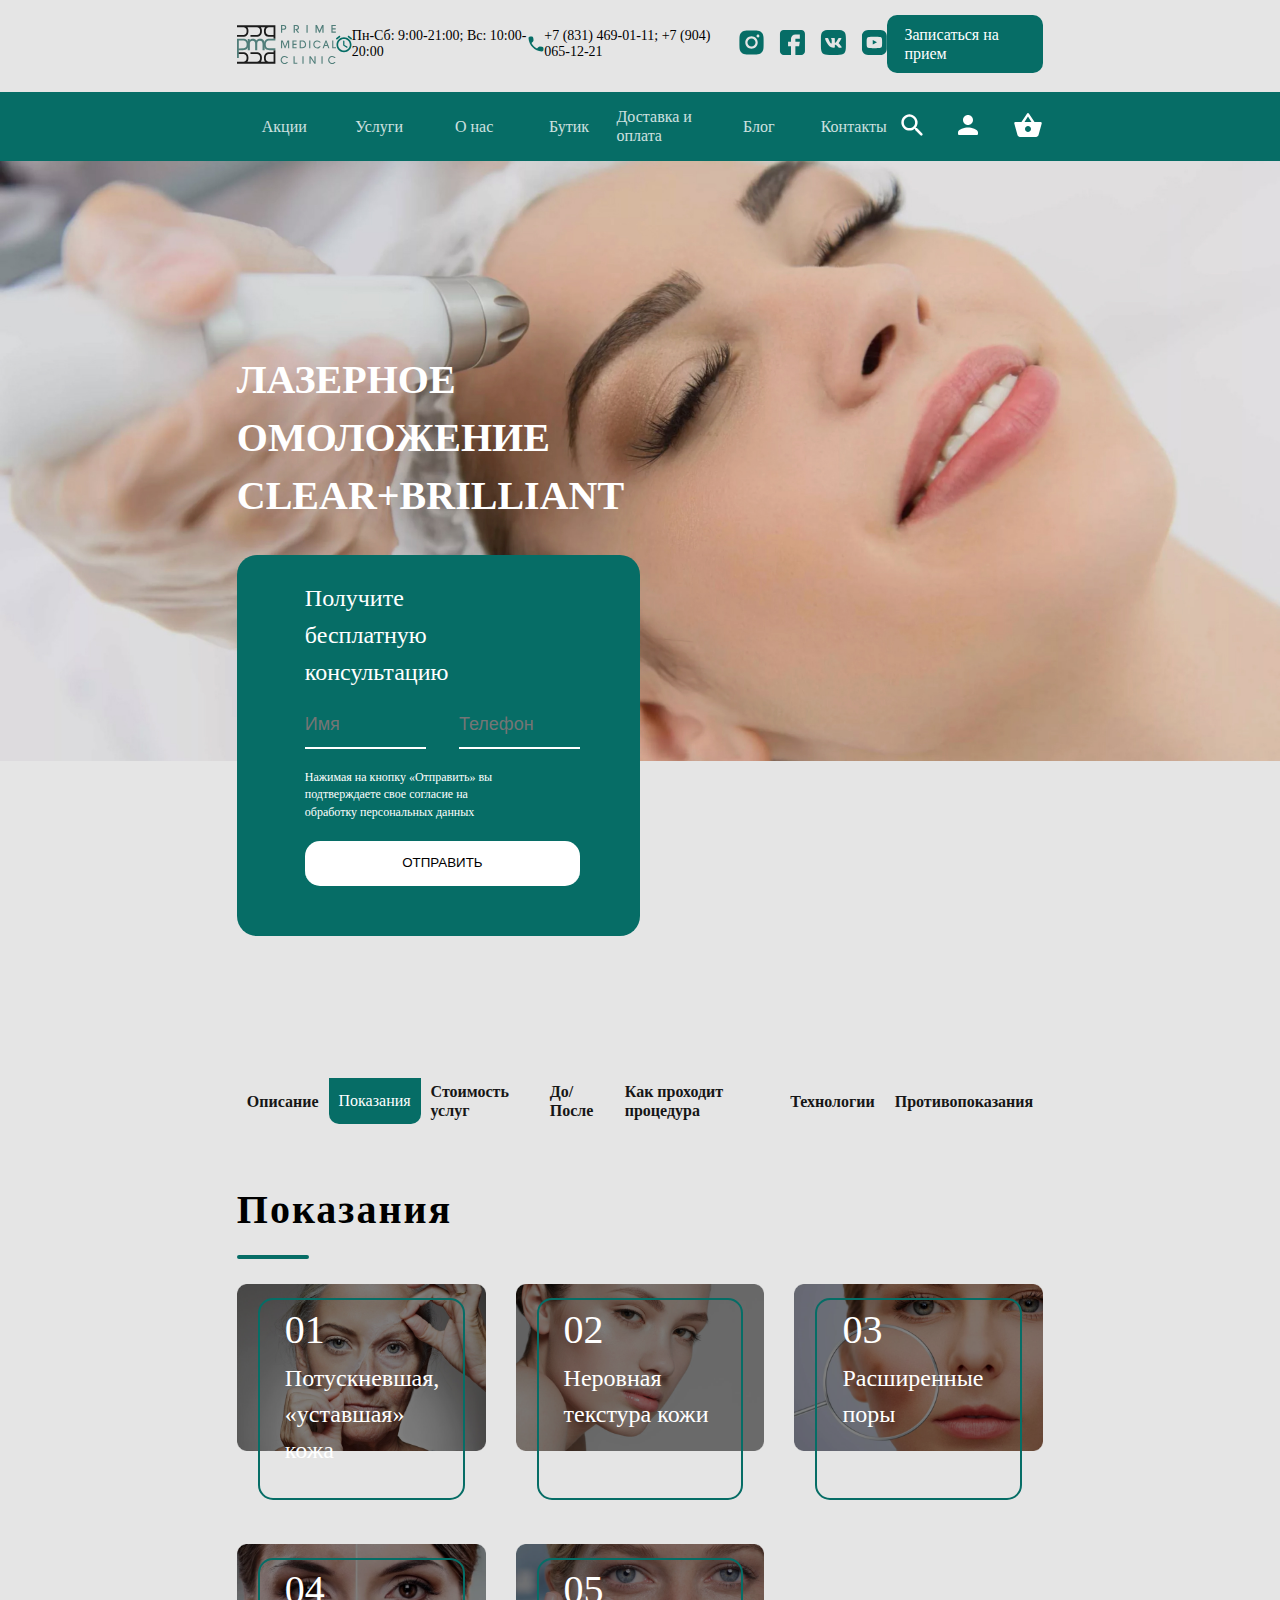
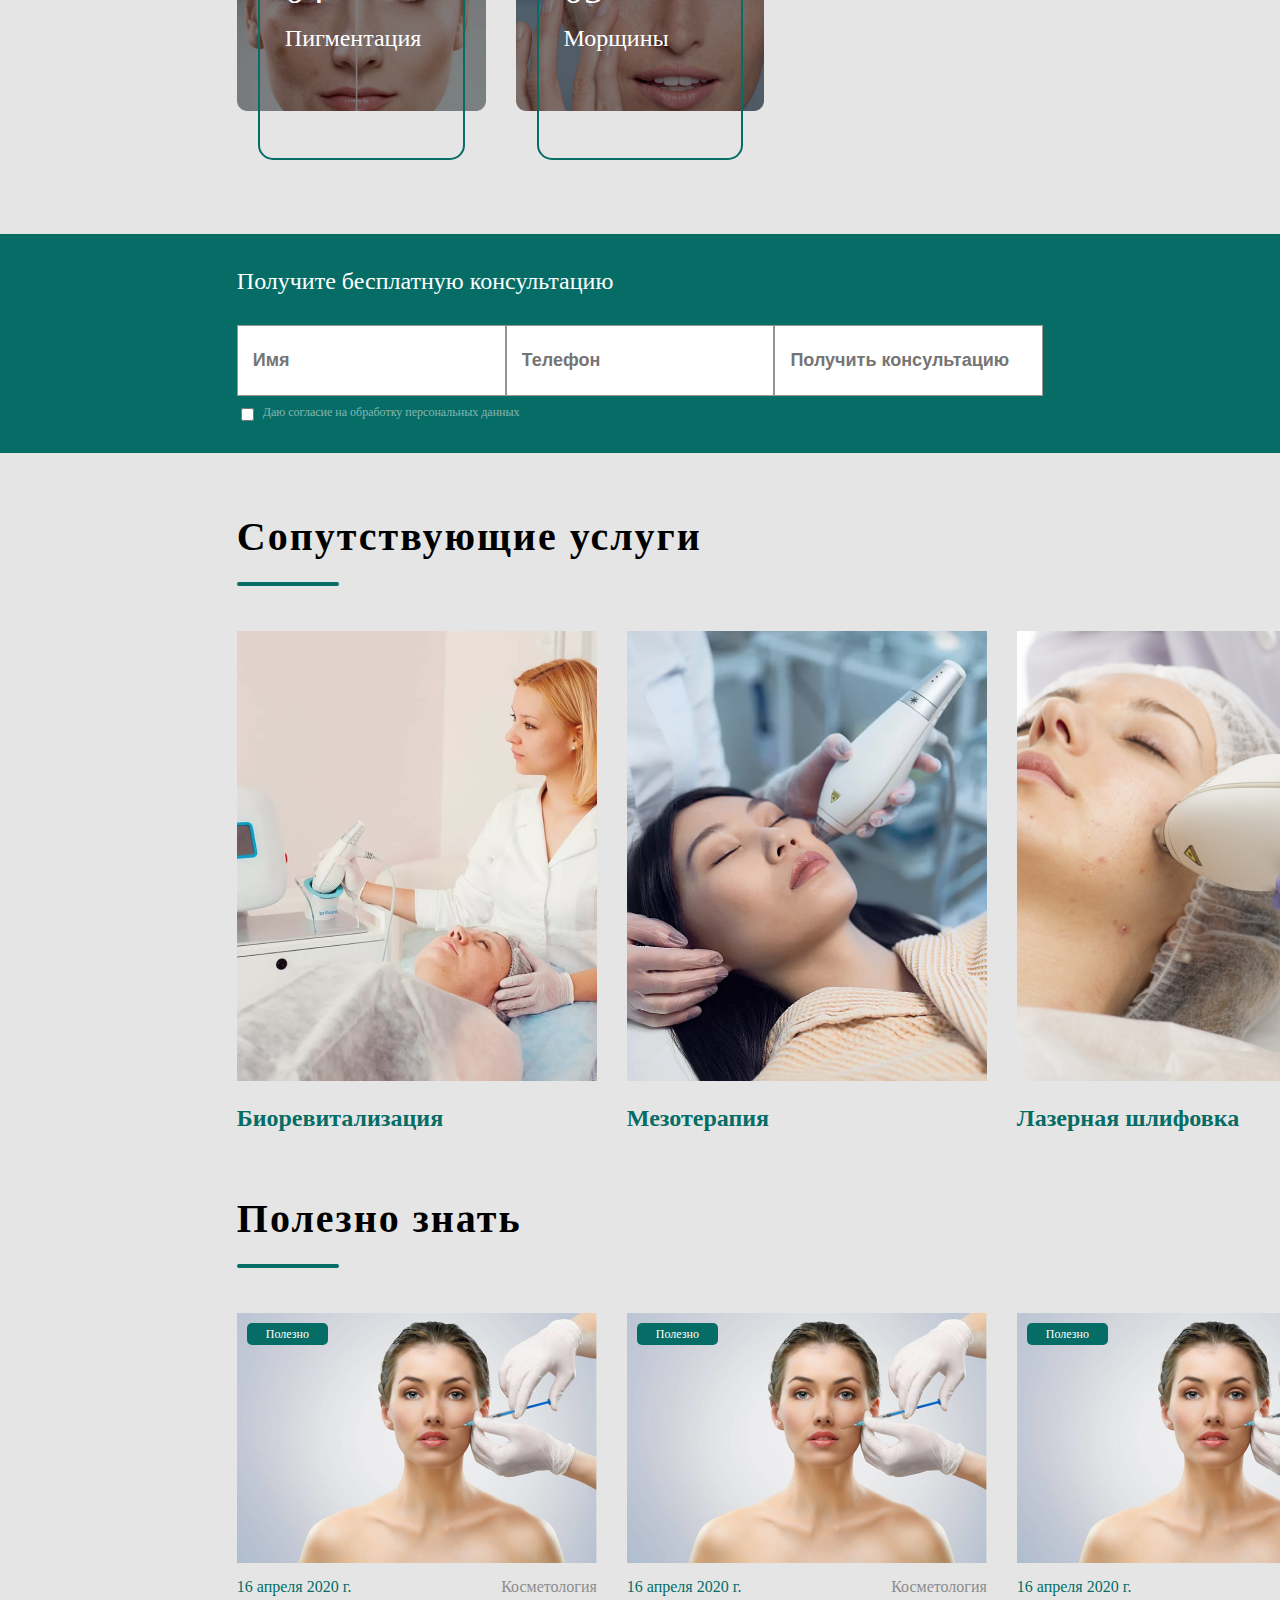
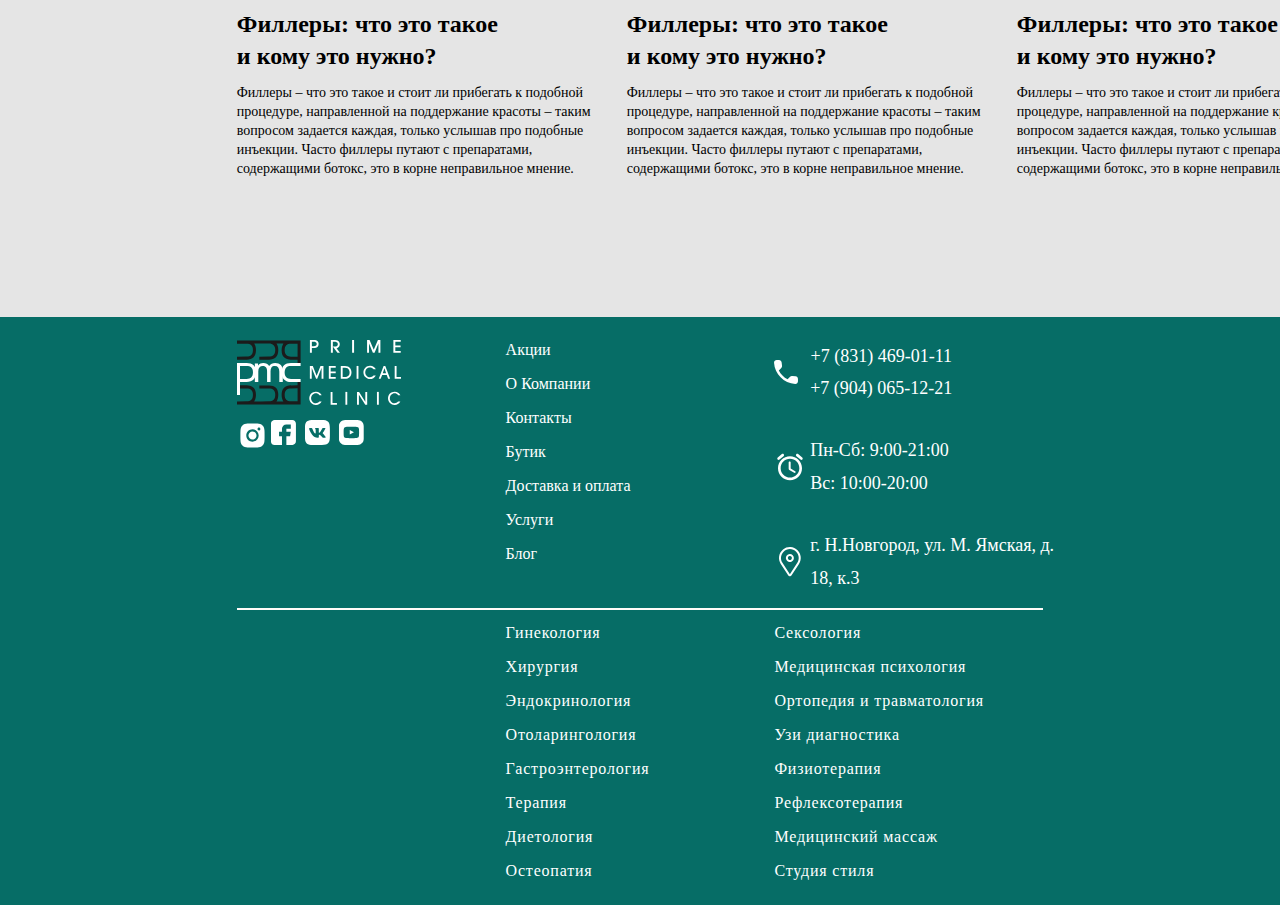
<file: Услуги косметики!!!!!!/html/index.html>
<!DOCTYPE html>
<html lang="en">
<head>
	<meta charset="UTF-8">
	<meta name="viewport" content="width=device-width, initial-scale=1.0">
	<title>Услуги косметики</title>
	<link rel="stylesheet" href="../css/reset.css">
	<link rel="stylesheet" href="../css/style.css">
	<link href="../css/all.css" rel="stylesheet">
</head>
<body>
	<header class="header">
		<div class="header__top-line wraper">
			
				<img src="../img/logo-header.svg" alt="logo-header.svg" class="top-line__img">
				<div class="date-work">
					<img src="../img/date-work__icon.svg" alt="" class="date-work__icon">
					<p class="date-info">Пн-Сб: 9:00-21:00; Вс: 10:00-20:00</p>
				</div>
				<div class="number">
					<img src="../img/number__icon.svg" alt="" class="number__icon">
					<p class="number-info">+7 (831) 469-01-11; +7 (904) 065-12-21</p>
				</div>
				<div class="social-media">
					<a href="#" class="media-link"><img src="../img/media-icon__1.svg" alt="../img/edia-icon__1.svg" class="media-icon"></a>
					<a href="#" class="media-link"><img src="../img/media-icon__2.svg" alt="../img/edia-icon__2.svg" class="media-icon"></a>
					<a href="#" class="media-link"><img src="../img/media-icon__3.svg" alt="../img/edia-icon__3.svg" class="media-icon"></a>
					<a href="#" class="media-link"><img src="../img/media-icon__4.svg" alt="../img/edia-icon__4.svg" class="media-icon"></a>
				</div>
				<a href="#" type="button" class="btn-header">Записаться на прием</a></div>

		<nav class="nav">
			<div class="wraper">
				<div class="nav-inner">
					<ul class="menu-list">
						<li class="menu-item"><a href="#" class="menu-item__link">Акции</a></li>
						<li class="menu-item"><a href="#" class="menu-item__link">Услуги</a></li>
						<li class="menu-item"><a href="#" class="menu-item__link">О нас</a></li>
						<li class="menu-item"><a href="#" class="menu-item__link">Бутик</a></li>
						<li class="menu-item"><a href="#" class="menu-item__link">Доставка и оплата</a></li>
						<li class="menu-item"><a href="#" class="menu-item__link">Блог</a></li>
						<li class="menu-item"><a href="#" class="menu-item__link">Контакты</a></li>
					</ul>
					<ul class="menu-button">
						<li class="menu-icons"><a href="#" class="menu-icons__link"><img src="../img/menu-img__1.svg" alt="menu-img__1" class="menu-icons__img"></a></li>
						<li class="menu-icons"><a href="#" class="menu-icons__link"><img src="../img/menu-img__2.svg" alt="menu-img__2" class="menu-icons__img"></a></li>
						<li class="menu-icons"><a href="#" class="menu-icons__link"><img src="../img/menu-img__3.svg" alt="menu-img__3" class="menu-icons__img"></a></li>
					</ul>
				</div>
			</div>	
		</nav>
	</header>

	<section class="main-page">
		<div class="wraper">
			<div class="inner__main-page">
				<div class="main-page__title">ЛАЗЕРНОЕ ОМОЛОЖЕНИЕ CLEAR+BRILLIANT</div>
				<div class="action-block">
					<div class="action-block__title">Получите бесплатную консультацию</div>
					<div class="input-data">
						<input class="input-data__btn" type="text" placeholder="Имя">
						<input class="input-data__btn" type="text" placeholder="Телефон">
					</div>
					<div class="action-block__text">
						Нажимая на кнопку «Отправить» вы подтверждаете свое согласие на обработку персональных данных
					</div>
					<button class="btn-ab" type="button">ОТПРАВИТЬ</button>
				</div>
			</div>
		</div></section>

	<section class="main-nav">
		<div class="wraper">
			<div class="inner__main-nav">
				<ul class="main-menu">
					<li class="main-menu__item"><a href="#" class="main-menu__link">Описание</a></li>
					<li class="main-menu__item item-active"><a href="file:///F:/1%20Hobby/WORKS/Mini%20saites/%D0%A3%D1%81%D0%BB%D1%83%D0%B3%D0%B8%20%D0%BA%D0%BE%D1%81%D0%BC%D0%B5%D1%82%D0%B8%D0%BA%D0%B8!!!!!!/html/index.html#" class="link-active">Показания</a></li>
					<li class="main-menu__item"><a href="file:///F:/1%20Hobby/WORKS/Mini%20saites/%D0%A3%D1%81%D0%BB%D1%83%D0%B3%D0%B8%20%D0%BA%D0%BE%D1%81%D0%BC%D0%B5%D1%82%D0%B8%D0%BA%D0%B8!!!!!!/html/cost.html" class="main-menu__link">Стоимость услуг</a></li>
					<li class="main-menu__item"><a href="#" class="main-menu__link">До/После</a></li>
					<li class="main-menu__item"><a href="#" class="main-menu__link">Как проходит процедура</a></li>
					<li class="main-menu__item"><a href="#" class="main-menu__link">Технологии</a></li>
					<li class="main-menu__item"><a href="#" class="main-menu__link">Противопоказания</a></li>
				</ul>
				<div class="main-nav__title">
					Показания
					<div class="title-line"></div>
				</div>
				<div class="menu-services">
					<div class="menu-services__item item-bg__1">
						<div class="services-item__wraper">
							<div class="item__order">01</div>
							<div class="item__name">Потускневшая, «уставшая» кожа</div>
						</div>
					</div>
					<div class="menu-services__item item-bg__2">
						<div class="services-item__wraper">
							<div class="item__order">02</div>
							<div class="item__name">Неровная текстура кожи</div>
						</div>
					</div>
					<div class="menu-services__item item-bg__3">
						<div class="services-item__wraper">
							<div class="item__order">03</div>
							<div class="item__name">Расширенные поры</div>
						</div>
					</div>
					<div class="menu-services__item item-bg__4">
						<div class="services-item__wraper">
							<div class="item__order">04</div>
							<div class="item__name">Пигментация</div>
						</div>
					</div>
					<div class="menu-services__item item-bg__5">
						<div class="services-item__wraper">
							<div class="item__order">05</div>
							<div class="item__name">Морщины</div>
						</div>
					</div>
				</div>
			</div>
		</div>
	</section>

	<section class="action-line">
		<div class="wraper">
			<div class="action-line__title">Получите бесплатную консультацию</div>
			<div class="active-line">
				<input type="text" class="data-info" placeholder="Имя">
				<input type="text" class="data-info" placeholder="Телефон">
				<input type="text" class="data-info" placeholder="Получить консультацию">
			</div>
			<div class="give">
				<input type="checkbox" class="give__active-box">
				<div class="give-text">Даю согласие на обработку персональных данных</div>
			</div>
		</div>
	</section>

	<section class="services">
		<div class="wraper">
			<div class="inner__services">
				<div class="services-block">
					<div class="services__title">
						<div class="title-name">Сопутствующие услуги</div>
						<div class="title-line"></div>
					</div>
					<div class="services-list">
						<div class="services-item">
							<img src="../img/services-item__1.png" alt="services-item__1.png" class="services-item__img">
							<div class="services-item__text">Биоревитализация</div>
						</div>
						<div class="services-item">
							<img src="../img/services-item__2.png" alt="services-item__1.png" class="services-item__img">
							<div class="services-item__text">Мезотерапия</div>
						</div>
						<div class="services-item">
							<img src="../img/services-item__3.png" alt="services-item__1.png" class="services-item__img">
							<div class="services-item__text">Лазерная шлифовка</div>
						</div>
					</div>
				</div>
				<div class="adv-block">
					<div class="services__title">
						<div class="title-name">Полезно знать</div>
						<div class="title-line"></div>
					</div>
					<div class="adv-list">
						<div class="adv-item">
							<div class="adv-picture">
								<img src="../img/adv-img.png" alt="adv-img.png" class="adv-item__img">
								<a href="#" class="adv-item__link">Полезно</a>
							</div>
							<div class="adv-info">
								<div class="adv-info__date">16 апреля 2020 г.</div>
								<div class="adv-info__keyword">Косметология</div>
							</div>
							<div class="adv-title">Филлеры: что это такое и кому это нужно?</div>
							<div class="adv-text">Филлеры – что это такое и стоит ли прибегать к подобной процедуре, направленной на поддержание красоты – таким вопросом задается каждая, только услышав про подобные инъекции. Часто филлеры путают с препаратами, содержащими ботокс, это в корне неправильное мнение.</div>
						</div>
						<div class="adv-item">
							<div class="adv-picture">
								<img src="../img/adv-img.png" alt="adv-img.png" class="adv-item__img">
								<a href="#" class="adv-item__link">Полезно</a>
							</div>
							<div class="adv-info">
								<div class="adv-info__date">16 апреля 2020 г.</div>
								<div class="adv-info__keyword">Косметология</div>
							</div>
							<div class="adv-title">Филлеры: что это такое и кому это нужно?</div>
							<div class="adv-text">Филлеры – что это такое и стоит ли прибегать к подобной процедуре, направленной на поддержание красоты – таким вопросом задается каждая, только услышав про подобные инъекции. Часто филлеры путают с препаратами, содержащими ботокс, это в корне неправильное мнение.</div>
						</div>
						<div class="adv-item">
							<div class="adv-picture">
								<img src="../img/adv-img.png" alt="adv-img.png" class="adv-item__img">
								<a href="#" class="adv-item__link">Полезно</a>
							</div>
							<div class="adv-info">
								<div class="adv-info__date">16 апреля 2020 г.</div>
								<div class="adv-info__keyword">Косметология</div>
							</div>
							<div class="adv-title">Филлеры: что это такое и кому это нужно?</div>
							<div class="adv-text">Филлеры – что это такое и стоит ли прибегать к подобной процедуре, направленной на поддержание красоты – таким вопросом задается каждая, только услышав про подобные инъекции. Часто филлеры путают с препаратами, содержащими ботокс, это в корне неправильное мнение.</div>
						</div>
					</div>
					</div>

					</div>
				</div>
			</div>
		</div>
	</section>

	<footer class="footer">
		<div class="wraper">
			<div class="inner__footer">
				<div class="footer__top-line">
					<div class="top-line__block">
						<div class="top-line__logo">
							<img src="../img/logo-footer.svg" alt="logo-header.svg" class="top-line__img">
							<div class="top-line__media">
								<a href="#"><img src="../img/media-icon(light)__1.svg" alt="./img/media-icon__1.svg" class="top-line-media__icons"></a>
								<a href="#"><img src="../img/media-icon(light)__2.svg" alt="./img/media-icon__2.svg" class="top-line-media__icons"></a>
								<a href="#"><img src="../img/media-icon(light)__3.svg" alt="./img/media-icon__3.svg" class="top-line-media__icons"></a>
								<a href="#"><img src="../img/media-icon(light)__4.svg" alt="./img/media-icon__4.svg" class="top-line-media__icons"></a>
							</div>
						</div>
					</div>
					<div class="top-line__block">
						<ul class="top-line__list">
							<li class="top-line-list__item"><a href="#" class="top-line-list__link">Акции</a></li>
							<li class="top-line-list__item"><a href="#" class="top-line-list__link">О Компании</a></li>
							<li class="top-line-list__item"><a href="#" class="top-line-list__link">Контакты</a></li>
							<li class="top-line-list__item"><a href="#" class="top-line-list__link">Бутик</a></li>
							<li class="top-line-list__item"><a href="#" class="top-line-list__link">Доставка и оплата</a></li>
							<li class="top-line-list__item"><a href="#" class="top-line-list__link">Услуги</a></li>
							<li class="top-line-list__item"><a href="#" class="top-line-list__link">Блог</a></li>
						</ul>
					</div>
					<div class="top-line__block">
						<div class="top-line__item">
							<img src="../img/number(light)__icon.svg" alt="" class="top-line__icon">
							<div class="top-line__number">
								<div class="number">+7 (831) 469-01-11</div>
								<div class="number">+7 (904) 065-12-21</div>
							</div>
						</div>


						<div class="top-line__item">
							<img src="../img/date(light)__icon.svg" alt="" class="top-line__icon">
							<div class="top-line__date">
								<div class="date">Пн-Сб: 9:00-21:00</div>
								<div class="date">Вс: 10:00-20:00</div>
							</div>
						</div>
						<div class="top-line__item">
							<img src="../img/punkt(light)__icon.svg" alt="" class="top-line__icon">
							<div class="top-line__punkt">
								г. Н.Новгород, ул. М. Ямская, д. 18, к.3
							</div>
						</div>
					</div>
				</div>
				<div class="footer__down-line">
					<div class="down-line__block"></div>
					<div class="down-line__block">
						<ul class="down-line__list">
							<li class="down-line__item"><a href="#" class="down-line__link">Гинекология</a></li>
							<li class="down-line__item"><a href="#" class="down-line__link">Хирургия</a></li>
							<li class="down-line__item"><a href="#" class="down-line__link">Эндокринология</a></li>
							<li class="down-line__item"><a href="#" class="down-line__link">Отоларингология</a></li>
							<li class="down-line__item"><a href="#" class="down-line__link">Гастроэнтерология</a></li>
							<li class="down-line__item"><a href="#" class="down-line__link">Терапия</a></li>
							<li class="down-line__item"><a href="#" class="down-line__link">Диетология</a></li>
							<li class="down-line__item"><a href="#" class="down-line__link">Остеопатия</a></li>
						</ul>
					</div>
					<div class="down-line__block">
						<ul class="down-line__list">
							<li class="down-line__item"><a href="#" class="down-line__link">Сексология</a></li>
							<li class="down-line__item"><a href="#" class="down-line__link">Медицинская психология</a></li>
							<li class="down-line__item"><a href="#" class="down-line__link">Ортопедия и травматология</a></li>
							<li class="down-line__item"><a href="#" class="down-line__link">Узи диагностика</a></li>
							<li class="down-line__item"><a href="#" class="down-line__link">Физиотерапия</a></li>
							<li class="down-line__item"><a href="#" class="down-line__link">Рефлексотерапия</a></li>
							<li class="down-line__item"><a href="#" class="down-line__link">Медицинский массаж</a></li>
							<li class="down-line__item"><a href="#" class="down-line__link">Студия стиля</a></li>
						</ul>
					</div>
				</div>
			</div>
		</div>
	</footer>
	<script defer src="../js/all.js"></script>
</body>
</html>
</file>
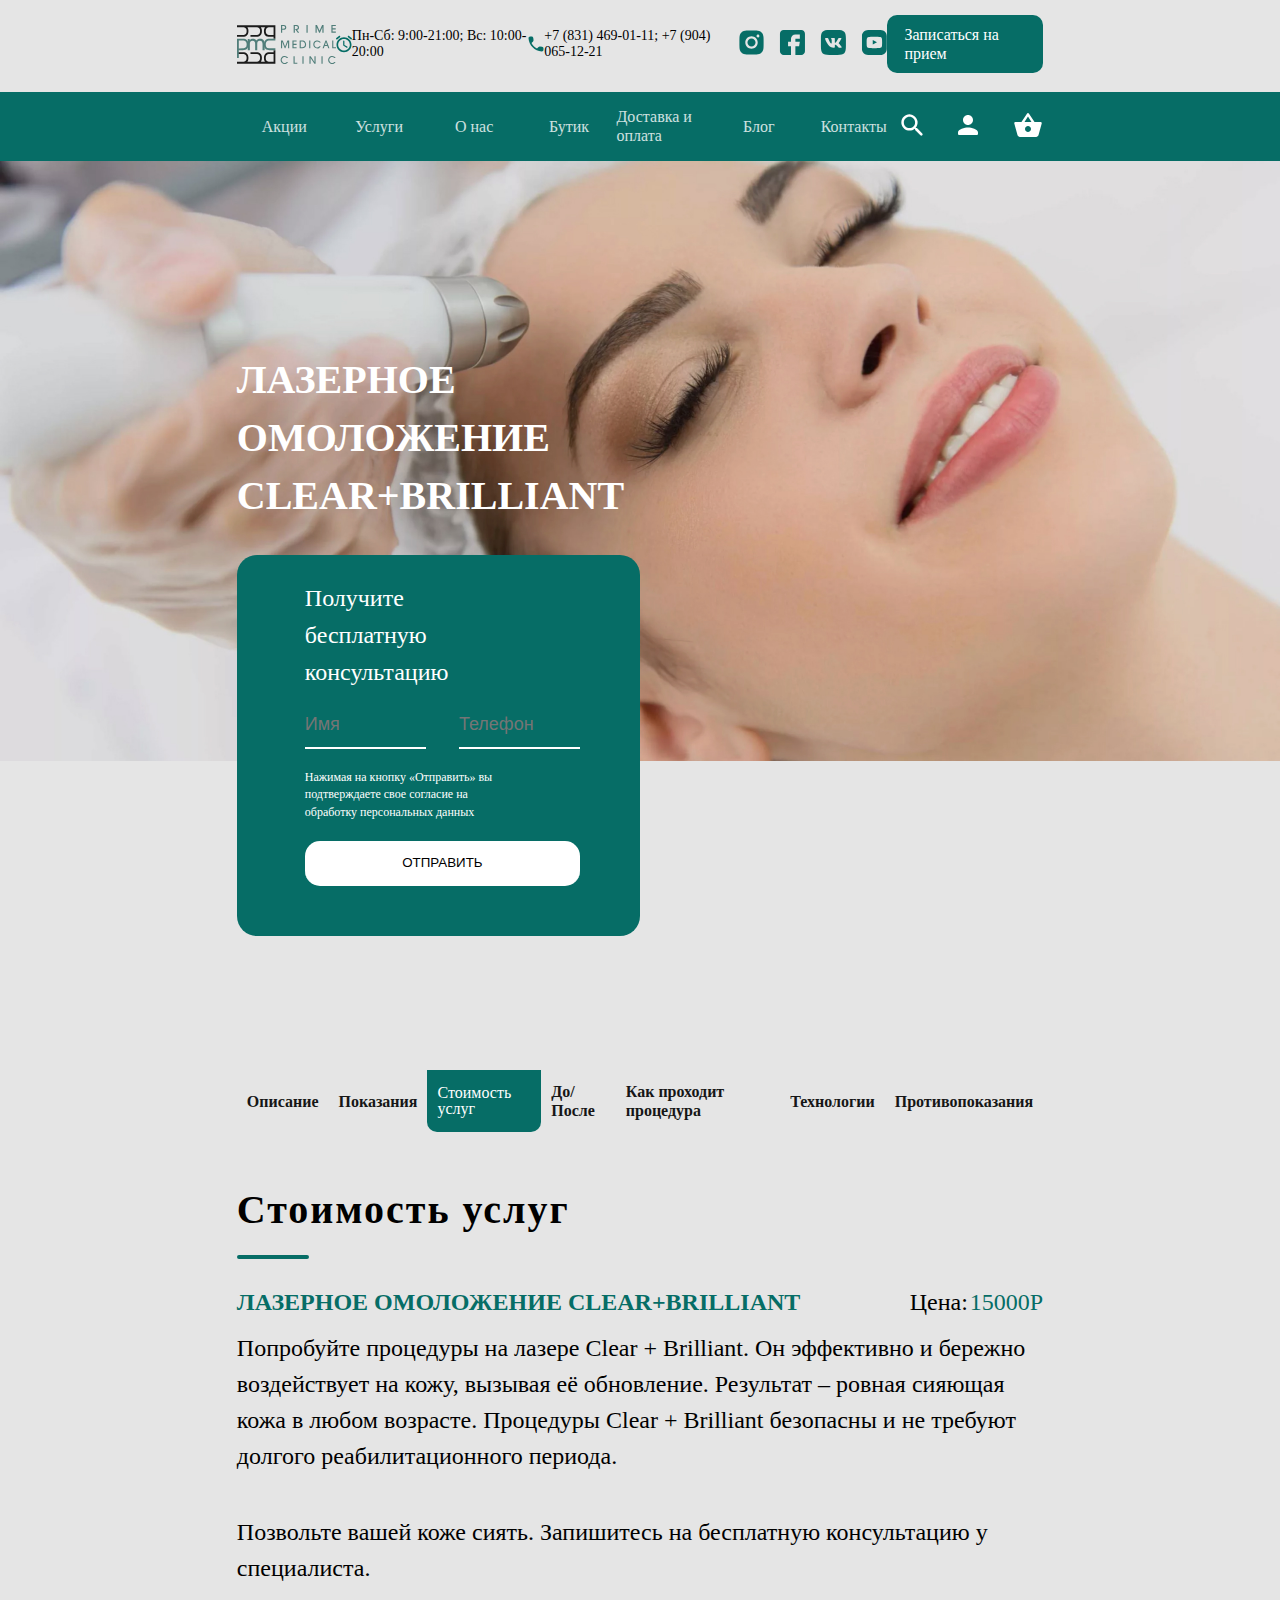
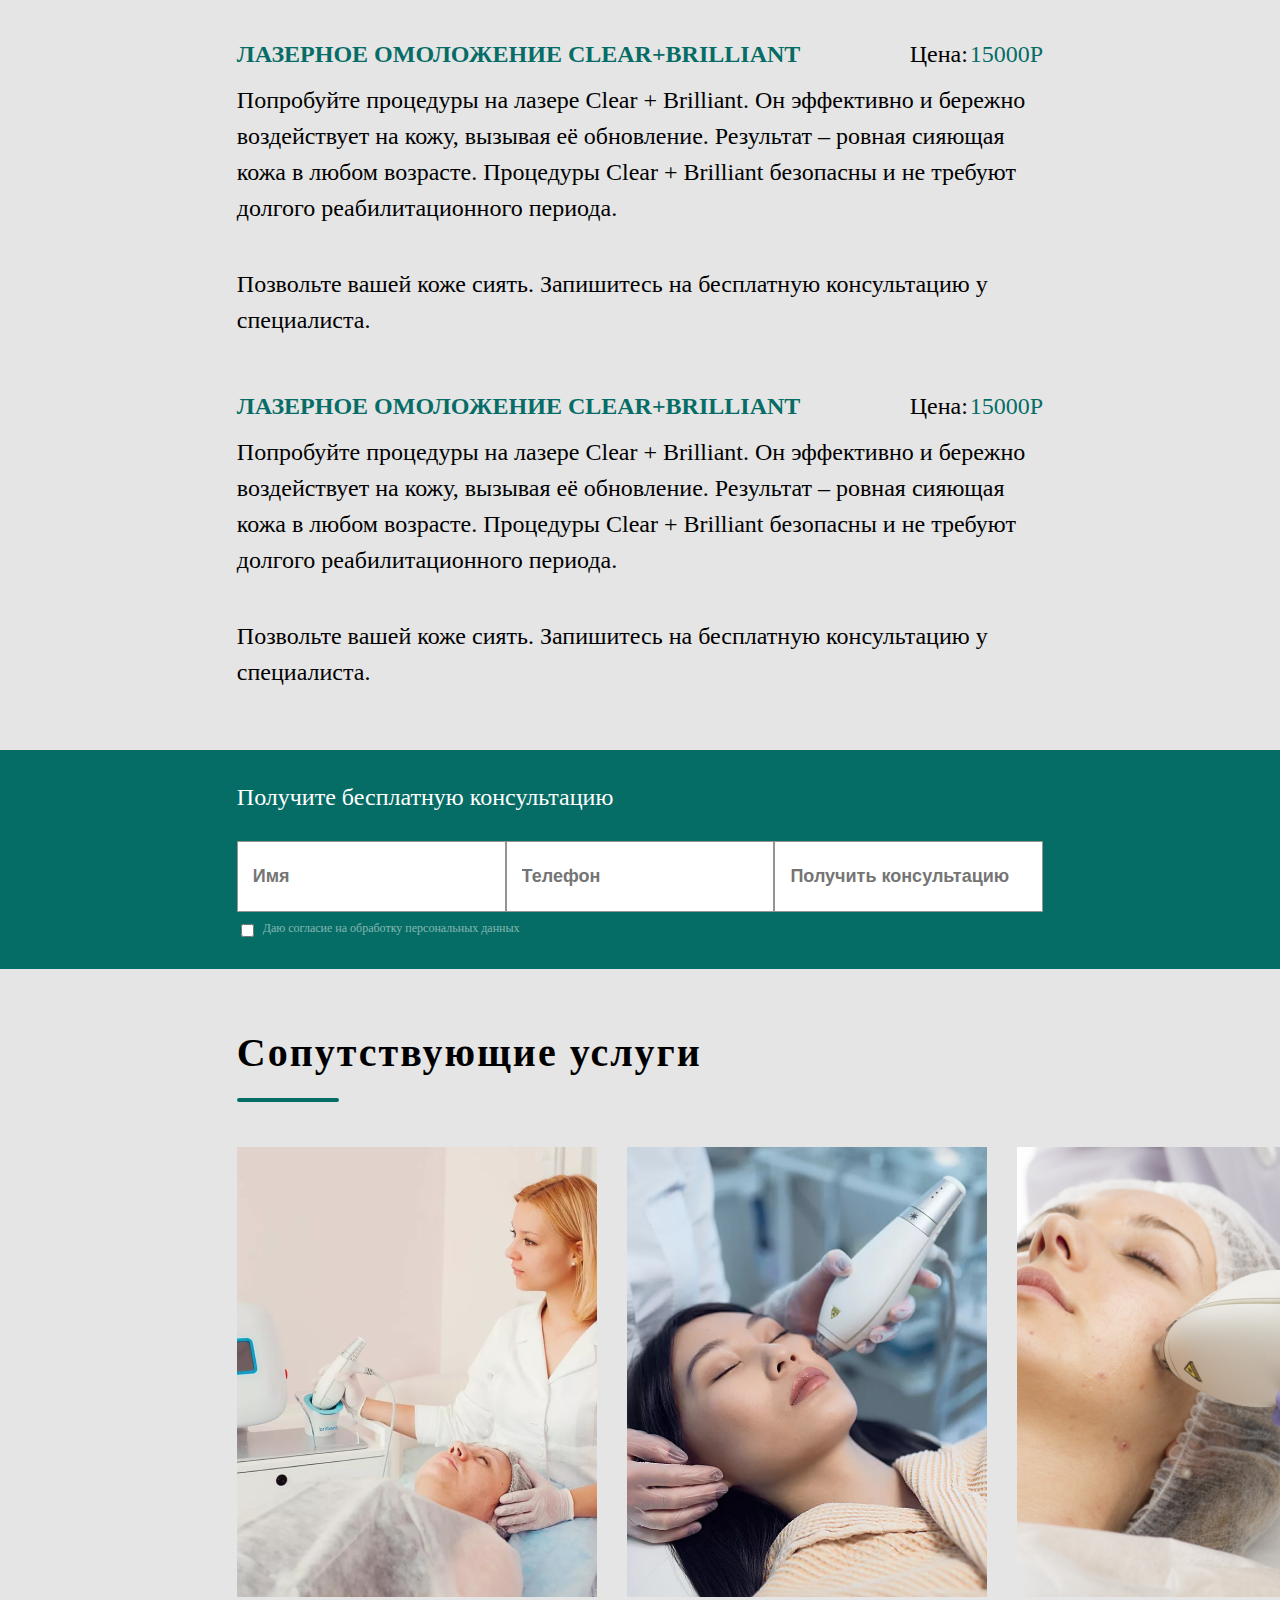
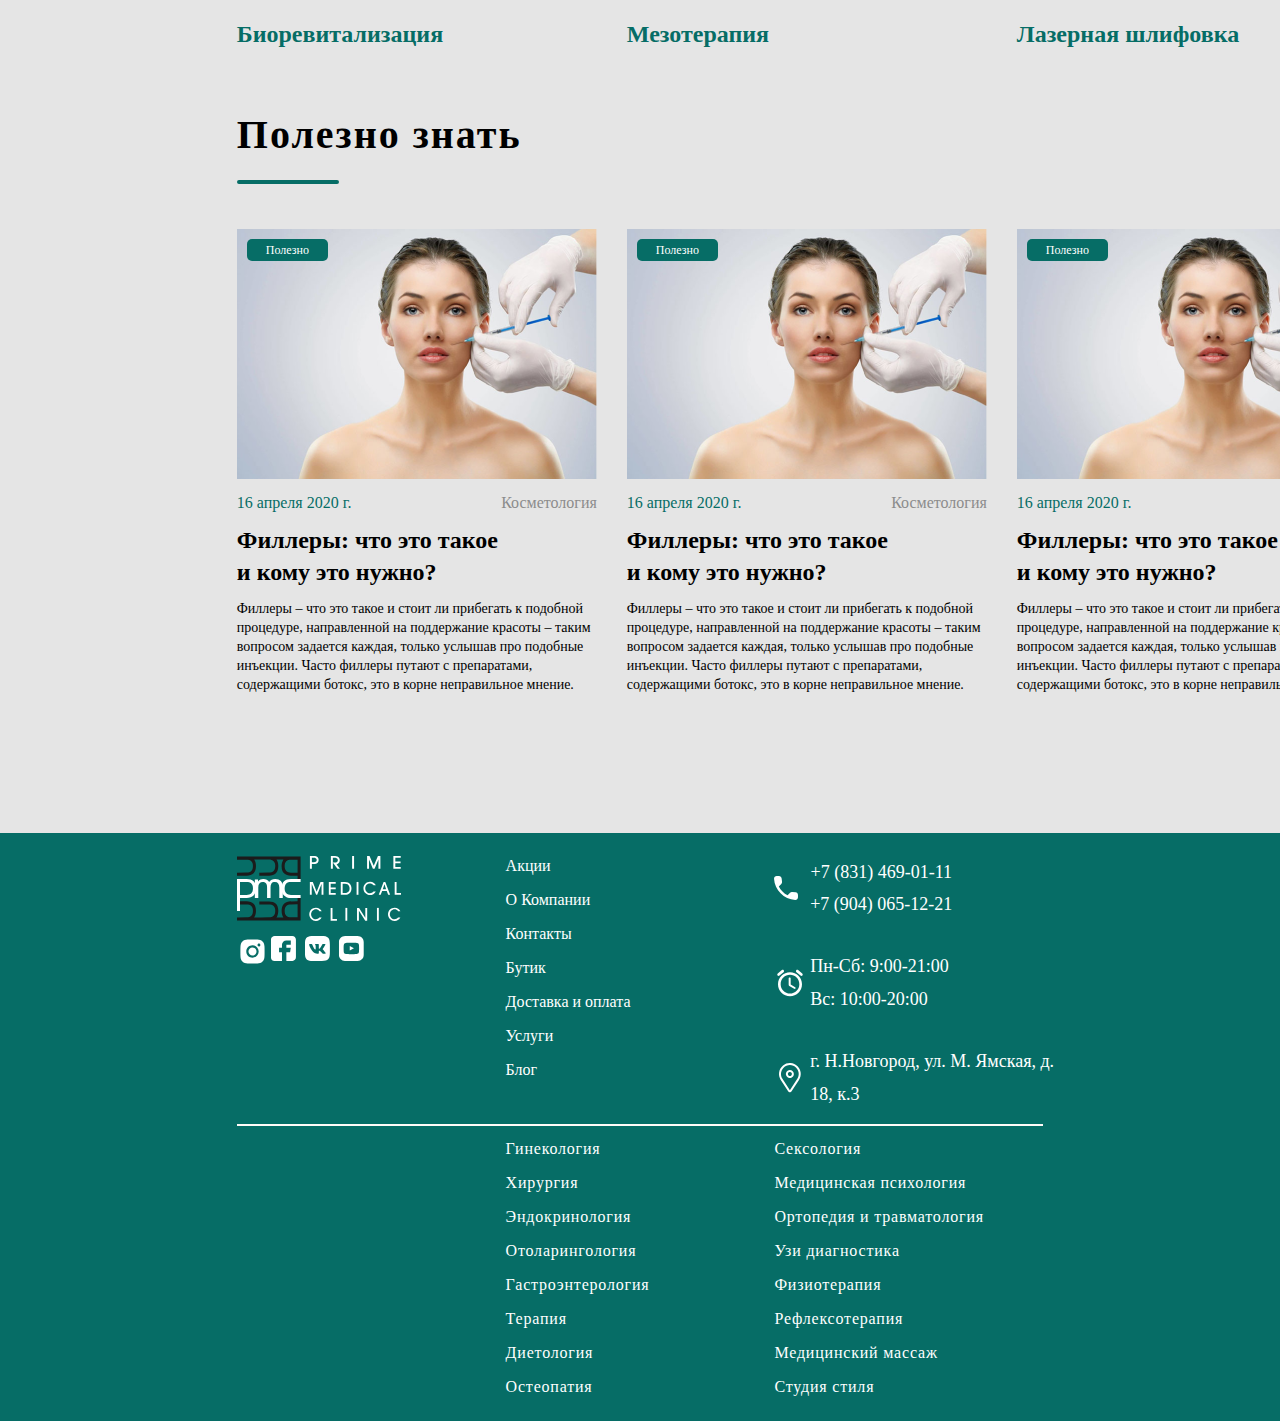
<file: Услуги косметики!!!!!!/html/cost.html>
<!DOCTYPE html>
<html lang="en">
<head>
	<meta charset="UTF-8">
	<meta name="viewport" content="width=device-width, initial-scale=1.0">
	<title>Услуги косметики</title>
	<link rel="stylesheet" href="../css/reset.css">
	<link rel="stylesheet" href="../css/style__cost.css">
	<link href="../css/all.css" rel="stylesheet">
</head>
<body>
	<header class="header">
		<div class="header__top-line wraper">
			
				<img src="../img/logo-header.svg" alt="logo-header.svg" class="top-line__img">
				<div class="date-work">
					<img src="../img/date-work__icon.svg" alt="" class="date-work__icon">
					<p class="date-info">Пн-Сб: 9:00-21:00; Вс: 10:00-20:00</p>
				</div>
				<div class="number">
					<img src="../img/number__icon.svg" alt="" class="number__icon">
					<p class="number-info">+7 (831) 469-01-11; +7 (904) 065-12-21</p>
				</div>
				<div class="social-media">
					<a href="#" class="media-link"><img src="../img/media-icon__1.svg" alt="../img/edia-icon__1.svg" class="media-icon"></a>
					<a href="#" class="media-link"><img src="../img/media-icon__2.svg" alt="../img/edia-icon__2.svg" class="media-icon"></a>
					<a href="#" class="media-link"><img src="../img/media-icon__3.svg" alt="../img/edia-icon__3.svg" class="media-icon"></a>
					<a href="#" class="media-link"><img src="../img/media-icon__4.svg" alt="../img/edia-icon__4.svg" class="media-icon"></a>
				</div>
				<a href="#" type="button" class="btn-header">Записаться на прием</a></div>

		<nav class="nav">
			<div class="wraper">
				<div class="nav-inner">
					<ul class="menu-list">
						<li class="menu-item"><a href="#" class="menu-item__link">Акции</a></li>
						<li class="menu-item"><a href="#" class="menu-item__link">Услуги</a></li>
						<li class="menu-item"><a href="#" class="menu-item__link">О нас</a></li>
						<li class="menu-item"><a href="#" class="menu-item__link">Бутик</a></li>
						<li class="menu-item"><a href="#" class="menu-item__link">Доставка и оплата</a></li>
						<li class="menu-item"><a href="#" class="menu-item__link">Блог</a></li>
						<li class="menu-item"><a href="#" class="menu-item__link">Контакты</a></li>
					</ul>
					<ul class="menu-button">
						<li class="menu-icons"><a href="#" class="menu-icons__link"><img src="../img/menu-img__1.svg" alt="menu-img__1" class="menu-icons__img"></a></li>
						<li class="menu-icons"><a href="#" class="menu-icons__link"><img src="../img/menu-img__2.svg" alt="menu-img__2" class="menu-icons__img"></a></li>
						<li class="menu-icons"><a href="#" class="menu-icons__link"><img src="../img/menu-img__3.svg" alt="menu-img__3" class="menu-icons__img"></a></li>
					</ul>
				</div>
			</div>	
		</nav>
	</header>

	<section class="main-page">
		<div class="wraper">
			<div class="inner__main-page">
				<div class="main-page__title">ЛАЗЕРНОЕ ОМОЛОЖЕНИЕ CLEAR+BRILLIANT</div>
				<div class="action-block">
					<div class="action-block__title">Получите бесплатную консультацию</div>
					<div class="input-data">
						<input class="input-data__btn" type="text" placeholder="Имя">
						<input class="input-data__btn" type="text" placeholder="Телефон">
					</div>
					<div class="action-block__text">
						Нажимая на кнопку «Отправить» вы подтверждаете свое согласие на обработку персональных данных
					</div>
					<button class="btn-ab" type="button">ОТПРАВИТЬ</button>
				</div>
			</div>
		</div></section>

	<section class="main-nav">
		<div class="wraper">
			<div class="inner__main-nav">
				<ul class="main-menu">
					<li class="main-menu__item"><a href="#" class="main-menu__link">Описание</a></li>
					<li class="main-menu__item "><a href="file:///F:/1%20Hobby/WORKS/Mini%20saites/%D0%A3%D1%81%D0%BB%D1%83%D0%B3%D0%B8%20%D0%BA%D0%BE%D1%81%D0%BC%D0%B5%D1%82%D0%B8%D0%BA%D0%B8!!!!!!/html/index.html#" class="main-menu__link">Показания</a></li>
					<li class="main-menu__item item-active"><a href="file:///F:/1%20Hobby/WORKS/Mini%20saites/%D0%A3%D1%81%D0%BB%D1%83%D0%B3%D0%B8%20%D0%BA%D0%BE%D1%81%D0%BC%D0%B5%D1%82%D0%B8%D0%BA%D0%B8!!!!!!/html/cost.html" class="link-active">Стоимость услуг</a></li>
					<li class="main-menu__item"><a href="#" class="main-menu__link">До/После</a></li>
					<li class="main-menu__item"><a href="#" class="main-menu__link">Как проходит процедура</a></li>
					<li class="main-menu__item"><a href="#" class="main-menu__link">Технологии</a></li>
					<li class="main-menu__item"><a href="#" class="main-menu__link">Противопоказания</a></li>
				</ul>
				<div class="main-nav__title">
					Стоимость услуг
					<div class="title-line"></div>
				</div>
				<div class="main-nav__services">
					<div class="main-nav__item">
						<div class="name-services">
							<div class="services__title">ЛАЗЕРНОЕ ОМОЛОЖЕНИЕ CLEAR+BRILLIANT</div>
							<div class="services__price">
								<span class="cost">Цена:</span><span class="number__cost">15000Р</span>
							</div>
						</div>
						<div class="services__text">
							<p>Попробуйте процедуры на лазере Clear + Brilliant. Он эффективно и бережно воздействует на кожу, вызывая её обновление. Результат – ровная сияющая кожа в любом возрасте. Процедуры Clear + Brilliant безопасны и не требуют долгого реабилитационного периода.</p>
							<p>Позвольте вашей коже сиять. Запишитесь на бесплатную консультацию у специалиста.</p>
						</div>
					</div>
					<div class="main-nav__item">
						<div class="name-services">
							<div class="services__title">ЛАЗЕРНОЕ ОМОЛОЖЕНИЕ CLEAR+BRILLIANT</div>
							<div class="services__price">
								<span class="cost">Цена:</span><span class="number__cost">15000Р</span>
							</div>
						</div>
						<div class="services__text">
							<p>Попробуйте процедуры на лазере Clear + Brilliant. Он эффективно и бережно воздействует на кожу, вызывая её обновление. Результат – ровная сияющая кожа в любом возрасте. Процедуры Clear + Brilliant безопасны и не требуют долгого реабилитационного периода.</p>
							<p>Позвольте вашей коже сиять. Запишитесь на бесплатную консультацию у специалиста.</p>
						</div>
					</div>
					<div class="main-nav__item">
						<div class="name-services">
							<div class="services__title">ЛАЗЕРНОЕ ОМОЛОЖЕНИЕ CLEAR+BRILLIANT</div>
							<div class="services__price">
								<span class="cost">Цена:</span><span class="number__cost">15000Р</span>
							</div>
						</div>
						<div class="services__text">
							<p>Попробуйте процедуры на лазере Clear + Brilliant. Он эффективно и бережно воздействует на кожу, вызывая её обновление. Результат – ровная сияющая кожа в любом возрасте. Процедуры Clear + Brilliant безопасны и не требуют долгого реабилитационного периода.</p>
							<p>Позвольте вашей коже сиять. Запишитесь на бесплатную консультацию у специалиста.</p>
						</div>
					</div>
				</div>
			</div>
		</div>
	</section>

	<section class="action-line">
		<div class="wraper">
			<div class="action-line__title">Получите бесплатную консультацию</div>
			<div class="active-line">
				<input type="text" class="data-info" placeholder="Имя">
				<input type="text" class="data-info" placeholder="Телефон">
				<input type="text" class="data-info" placeholder="Получить консультацию">
			</div>
			<div class="give">
				<input type="checkbox" class="give__active-box">
				<div class="give-text">Даю согласие на обработку персональных данных</div>
			</div>
		</div>
	</section>

	<section class="services">
		<div class="wraper">
			<div class="inner__services">
				<div class="services-block">
					<div class="services__title">
						<div class="title-name">Сопутствующие услуги</div>
						<div class="title-line"></div>
					</div>
					<div class="services-list">
						<div class="services-item">
							<img src="../img/services-item__1.png" alt="services-item__1.png" class="services-item__img">
							<div class="services-item__text">Биоревитализация</div>
						</div>
						<div class="services-item">
							<img src="../img/services-item__2.png" alt="services-item__1.png" class="services-item__img">
							<div class="services-item__text">Мезотерапия</div>
						</div>
						<div class="services-item">
							<img src="../img/services-item__3.png" alt="services-item__1.png" class="services-item__img">
							<div class="services-item__text">Лазерная шлифовка</div>
						</div>
					</div>
				</div>
				<div class="adv-block">
					<div class="services__title">
						<div class="title-name">Полезно знать</div>
						<div class="title-line"></div>
					</div>
					<div class="adv-list">
						<div class="adv-item">
							<div class="adv-picture">
								<img src="../img/adv-img.png" alt="adv-img.png" class="adv-item__img">
								<a href="#" class="adv-item__link">Полезно</a>
							</div>
							<div class="adv-info">
								<div class="adv-info__date">16 апреля 2020 г.</div>
								<div class="adv-info__keyword">Косметология</div>
							</div>
							<div class="adv-title">Филлеры: что это такое и кому это нужно?</div>
							<div class="adv-text">Филлеры – что это такое и стоит ли прибегать к подобной процедуре, направленной на поддержание красоты – таким вопросом задается каждая, только услышав про подобные инъекции. Часто филлеры путают с препаратами, содержащими ботокс, это в корне неправильное мнение.</div>
						</div>
						<div class="adv-item">
							<div class="adv-picture">
								<img src="../img/adv-img.png" alt="adv-img.png" class="adv-item__img">
								<a href="#" class="adv-item__link">Полезно</a>
							</div>
							<div class="adv-info">
								<div class="adv-info__date">16 апреля 2020 г.</div>
								<div class="adv-info__keyword">Косметология</div>
							</div>
							<div class="adv-title">Филлеры: что это такое и кому это нужно?</div>
							<div class="adv-text">Филлеры – что это такое и стоит ли прибегать к подобной процедуре, направленной на поддержание красоты – таким вопросом задается каждая, только услышав про подобные инъекции. Часто филлеры путают с препаратами, содержащими ботокс, это в корне неправильное мнение.</div>
						</div>
						<div class="adv-item">
							<div class="adv-picture">
								<img src="../img/adv-img.png" alt="adv-img.png" class="adv-item__img">
								<a href="#" class="adv-item__link">Полезно</a>
							</div>
							<div class="adv-info">
								<div class="adv-info__date">16 апреля 2020 г.</div>
								<div class="adv-info__keyword">Косметология</div>
							</div>
							<div class="adv-title">Филлеры: что это такое и кому это нужно?</div>
							<div class="adv-text">Филлеры – что это такое и стоит ли прибегать к подобной процедуре, направленной на поддержание красоты – таким вопросом задается каждая, только услышав про подобные инъекции. Часто филлеры путают с препаратами, содержащими ботокс, это в корне неправильное мнение.</div>
						</div>
					</div>
					</div>

					</div>
				</div>
			</div>
		</div>
	</section>

	<footer class="footer">
		<div class="wraper">
			<div class="inner__footer">
				<div class="footer__top-line">
					<div class="top-line__block">
						<div class="top-line__logo">
							<img src="../img/logo-footer.svg" alt="logo-header.svg" class="top-line__img">
							<div class="top-line__media">
								<a href="#"><img src="../img/media-icon(light)__1.svg" alt="./img/media-icon__1.svg" class="top-line-media__icons"></a>
								<a href="#"><img src="../img/media-icon(light)__2.svg" alt="./img/media-icon__2.svg" class="top-line-media__icons"></a>
								<a href="#"><img src="../img/media-icon(light)__3.svg" alt="./img/media-icon__3.svg" class="top-line-media__icons"></a>
								<a href="#"><img src="../img/media-icon(light)__4.svg" alt="./img/media-icon__4.svg" class="top-line-media__icons"></a>
							</div>
						</div>
					</div>
					<div class="top-line__block">
						<ul class="top-line__list">
							<li class="top-line-list__item"><a href="#" class="top-line-list__link">Акции</a></li>
							<li class="top-line-list__item"><a href="#" class="top-line-list__link">О Компании</a></li>
							<li class="top-line-list__item"><a href="#" class="top-line-list__link">Контакты</a></li>
							<li class="top-line-list__item"><a href="#" class="top-line-list__link">Бутик</a></li>
							<li class="top-line-list__item"><a href="#" class="top-line-list__link">Доставка и оплата</a></li>
							<li class="top-line-list__item"><a href="#" class="top-line-list__link">Услуги</a></li>
							<li class="top-line-list__item"><a href="#" class="top-line-list__link">Блог</a></li>
						</ul>
					</div>
					<div class="top-line__block">
						<div class="top-line__item">
							<img src="../img/number(light)__icon.svg" alt="" class="top-line__icon">
							<div class="top-line__number">
								<div class="number">+7 (831) 469-01-11</div>
								<div class="number">+7 (904) 065-12-21</div>
							</div>
						</div>


						<div class="top-line__item">
							<img src="../img/date(light)__icon.svg" alt="" class="top-line__icon">
							<div class="top-line__date">
								<div class="date">Пн-Сб: 9:00-21:00</div>
								<div class="date">Вс: 10:00-20:00</div>
							</div>
						</div>
						<div class="top-line__item">
							<img src="../img/punkt(light)__icon.svg" alt="" class="top-line__icon">
							<div class="top-line__punkt">
								г. Н.Новгород, ул. М. Ямская, д. 18, к.3
							</div>
						</div>
					</div>
				</div>
				<div class="footer__down-line">
					<div class="down-line__block"></div>
					<div class="down-line__block">
						<ul class="down-line__list">
							<li class="down-line__item"><a href="#" class="down-line__link">Гинекология</a></li>
							<li class="down-line__item"><a href="#" class="down-line__link">Хирургия</a></li>
							<li class="down-line__item"><a href="#" class="down-line__link">Эндокринология</a></li>
							<li class="down-line__item"><a href="#" class="down-line__link">Отоларингология</a></li>
							<li class="down-line__item"><a href="#" class="down-line__link">Гастроэнтерология</a></li>
							<li class="down-line__item"><a href="#" class="down-line__link">Терапия</a></li>
							<li class="down-line__item"><a href="#" class="down-line__link">Диетология</a></li>
							<li class="down-line__item"><a href="#" class="down-line__link">Остеопатия</a></li>
						</ul>
					</div>
					<div class="down-line__block">
						<ul class="down-line__list">
							<li class="down-line__item"><a href="#" class="down-line__link">Сексология</a></li>
							<li class="down-line__item"><a href="#" class="down-line__link">Медицинская психология</a></li>
							<li class="down-line__item"><a href="#" class="down-line__link">Ортопедия и травматология</a></li>
							<li class="down-line__item"><a href="#" class="down-line__link">Узи диагностика</a></li>
							<li class="down-line__item"><a href="#" class="down-line__link">Физиотерапия</a></li>
							<li class="down-line__item"><a href="#" class="down-line__link">Рефлексотерапия</a></li>
							<li class="down-line__item"><a href="#" class="down-line__link">Медицинский массаж</a></li>
							<li class="down-line__item"><a href="#" class="down-line__link">Студия стиля</a></li>
						</ul>
					</div>
				</div>
			</div>
		</div>
	</footer>
	<script defer src="../js/all.js"></script>
</body>
</html>
</file>
<file: Услуги косметики!!!!!!/css/style.css>
body {
    font: 'Roboto', sans-serif;
    background: #e5e5e5;
}

/*Global*/

.wraper{
	width: 57%;
	margin: 0 auto;
}

/*_____header_____*/


/*topline*/
.header {
}
.header__top-line {
	display: flex;
	align-items: center;
	justify-content: space-between;
	padding: 15px 0 19px;
}
.top-line__img {
}
.date-work {
	display: flex;
	align-items: center;
	justify-content: space-around;
}
.date-work__icon {
}
.date-info,
.number-info {
	font-weight: 300;
	font-size: 14px;
	line-height: 16px;

	color: #000000;
}
.number {
	display: flex;
	align-items: center;
	justify-content: space-around;
}
.number__icon {
}

.social-media {
	display: grid;
	grid-template-columns: repeat(4, 1fr);
	grid-gap: 15px;
}
.media-icon {
}
.btn-header {
	background: #066D66;
	border-radius: 10px;
	padding: 10px 17px;
	font-size: 16px;
	line-height: 19px;


	color: #FFFFFF;
}

/*nav*/
.nav{
	background: #066D66;
	padding: 15px 0 16px;
}
.nav-inner{
	display: flex;
	align-items: center;
	justify-content: space-around;
}
.menu-list {
	display: grid;
	grid-template-columns: repeat(7, 1fr);
	align-items: center;

}	
.menu-item {
	justify-self: center;
}
.menu-item__link {
	font-weight: 500;
	font-size: 16px;
	line-height: 19px;
	opacity: 0.8;
	color: #FFFFFF;
}
.menu-item__link:hover{
	opacity: 1.0;
}
.menu-button {
	display: grid;
	grid-template-columns: repeat(3, 1fr);
	grid-gap: 30px;
	align-items: center;
}
.menu-icons {
}
.menu-icons__link {
}


/*_____main page_____*/


.main-page {
	background-image: url(../img/bg-main-page.jpg);
	background-size: 100%;
	position: center;
	background-repeat: no-repeat;
	padding: 209px 0px 174px;
}
.inner__main-page {
}
.main-page__title {
	font-weight: bold;
	font-size: 40px;
	line-height: 145%;
	width: 63%;

	color: #FFFFFF;
}
.action-block {
	width: 50%;
	display: flex;
	flex-direction: column;
	background: #066D66;
	border-radius: 20px;
	padding: 25px 60px 30px 68px;
	margin-top: 30px;
}
.action-block__title,
.input-data,
.action-block__text,
.btn-ab{
	margin-bottom: 20px;
}
.action-block__title {
	font-size: 24px;
	line-height: 154%;
	width: 58%;

	color: #FFFFFF;
}
.input-data {
	display: flex;
	justify-content: space-between;
}
.input-data__btn{
	border:none;
	background: none;
	border-bottom: 2px solid #FFFFFF;
	padding: 0 0 9px;
	font-weight: 500;
	font-size: 18px;
	line-height: 150%;
	outline::none;
	width: 44%;
	color: #FFFFFF;
}
.action-block__text {
	font-weight: 500;
	font-size: 12px;
	line-height: 146.83%;
	width: 72%;

	color: #FFFFFF;
}
.btn-ab {
	padding: 14px 85px;
	max-width: 283px;
	background: none;
	background: #FFFFFF;
	border-radius: 15px;
	border: none;
	border-bottom: 2px solid #FFFFFF;
	cursor: pointer;
}


/*main-nav*/

.main-nav {
	padding-bottom: 60px;
}
.inner__main-nav {
}
.main-menu {
	display: flex;
	align-items: center;
	justify-content: space-between;
}
.item-active{
	background: #066D66;
	border-radius: 0px 0px 10px 10px;
}
.link-active{
	color: #FFFFFF;
}
.main-menu__item {
	padding: 15px 10px;
}
.main-menu__link {
	font-weight: bold;
	font-size: 16px;
	line-height: 19px;
	opacity: 0.9;

	color: #000000;

}
.main-menu__link:hover{
	color: #066D66;
	font-weight: bold;
	opacity: 1;
}
.main-nav__title {
	font-weight: bold;
	font-size: 40px;
	line-height: 47px;
	margin-top: 51px;

	letter-spacing: 0.05em;

	color: #000000;
	position: relative;
	margin-bottom: 25px;
}
.title-line{
	margin-top: 22px;
	width: 9%;
	background: #066D66;
	border: 2px solid #066D66;
	border-radius: 10px
}

.menu-services {
	display: grid;
	grid-template: repeat(2, 1fr)/repeat(3, 1fr);
	grid-gap: 30px;
}
.menu-services__item {
	padding: 14px 21px;
}
.item-bg__1,
.item-bg__2,
.item-bg__3,
.item-bg__4,
.item-bg__5{
	position: center;
	height: 100%;
	background-size: 100%;
	background-repeat: no-repeat;
}
.item-bg__1{
	background-image: url(../img/bg-services__1.png);
}
.item-bg__2{
	background-image: url(../img/bg-services__2.png);
}
.item-bg__3{
	background-image: url(../img/bg-services__3.png);
}
.item-bg__4{
	background-image: url(../img/bg-services__4.png);
}
.item-bg__5{
	background-image: url(../img/bg-services__5.png);
}
.services-item__wraper{
	display: flex;
	flex-direction: column;
	width: 100%;
	height: 100%;
	border: 2px solid #066D66;
	box-sizing: border-box;
	border-radius: 15px;
	padding: 0px 14px 30px 25px;
}
.item__order {
	font-size: 40px;
	line-height: 150%;


	color: #FFFFFF;
}
.item__name {
	font-size: 24px;
	line-height: 150%;


	color: #FFFFFF;
}

/*action-line*/

.action-line{
	background: #066D66;
	padding: 29px 0;
}
.action-line__title {
	font-size: 24px;
	line-height: 154%;
	padding-bottom: 25px;

	color: #FFFFFF;
}
.active-line {
	display: grid;
	grid-template-columns: repeat(3, 1fr);
}
.data-info {
	font-weight: bold;
	font-size: 18px;
	line-height: 21px;
	padding: 24px 0 24px 15px;
	border: 1px solid #969393;

	color: #878787;
}
.give {
	display: flex;
	margin-top: 9px;
}
.give__active-box {
}
.give-text {
	font-weight: 500;
	font-size: 12px;
	line-height: 14px;
	margin-left: 6px;	

	color: rgba(255, 255, 255, 0.5);

}

.services {
	padding: 60px 0 100px;
}
.inner__services {
	display: grid;
	grid-template-rows: repeat(2, 1fr );
	grid-gap: 60px;
}
.services-block{

}

.services__title {
}
.title-name {
	font-weight: bold;
	font-size: 40px;
	line-height: 47px;
	letter-spacing: 0.05em;

	color: #000000;
}
.title-line {
}
.services-list {
	display: grid;
	grid-template-columns: repeat(3, 1fr );
	grid-gap: 30px;
	margin-top: 45px;
}
.services-item {
}
.services-item__img {
}
.services-item__text {
	font-weight: bold;
	font-size: 24px;
	line-height: 136%;
	margin-top: 18px;

	color: #066D66;
}
.adv-block{
}
.adv-list{
	display: grid;
	grid-template-columns: repeat(3, 1fr );
	grid-gap: 30px;
	margin-top: 45px;
}	
.adv-item {
	display: grid;
	grid-gap: 10px;
}
.adv-picture {
	position: relative;
}
.adv-item__img {
}
.adv-item__link {
	position: absolute;
	left: 10px;
	top:10px;
	font-size: 12px;
	line-height: 136%;
	padding: 3px 19px;
	background: #066D66;
	border-radius: 5px;

	color: #FFFFFF;
}
.adv-info {
	display: flex;
	align-items: center;
	justify-content: space-between;
}
.adv-info__date {
	font-size: 16px;
	line-height: 136%;

	color: #066D66;
}
.adv-info__keyword {
	font-size: 16px;
	line-height: 136%;

	text-align: right;

	color: #8C8C8C;
}
.adv-title {
	width: 76%;
	font-weight: bold;
	font-size: 24px;
	line-height: 136%;

	color: #000000;
}
.adv-text {
	width: 99%;
	font-size: 14px;
	line-height: 136%;

	color: #000000;
}


/*footer*/

.footer {
	background: #066D66;
	padding: 23px 0 25px;
}
.inner__footer {
	display: grid;
	grid-template-rows: repeat(2, 1fr);
}

/*footer__top-line*/

.footer__top-line {
	display: grid;
	grid-template-columns: repeat(3, 1fr );
	border-bottom: 2px solid #FFFBF8;
	padding: 0 0 10px;
}
.top-line__block {
	display: grid;
	grid-gap: 30px;
	align-self: start;
}
.top-line__logo {
	display: grid;
	grid-template-rows: repeat(2, 1fr );
	grid-gap: 15px;
}
.top-line__img {
}
.top-line__media {
	width: 50%;
	display: grid;
	grid-template-columns: repeat(4, 1fr );
	align-items: start;
}
.top-line-media__icons {
}
.top-line__list {
	display: grid;
	grid-gap: 15px;
}
.top-line-list__item {
}
.top-line-list__link {
	font-weight: 500;
	font-size: 16px;
	line-height: 19px;

	color: #FFFFFF;
}
.top-line__item {
	display: grid;
	grid-template-columns: 7% 93%;
	grid-gap: 17px;	
	align-items: center;
}
.top-line__icon {
}
.top-line__number {
	display: grid;
	grid-template-rows: repeat(2, 1fr );
	justify-content: start;
}
.number,
.top-line__punkt,
.date{
	font-weight: 500;
	font-size: 18px;
	line-height: 180%;


	color: #FFFFFF;
}
 {
}
.top-line__date{

}


/*down-line*/
.footer__down-line {
	display: grid;
	grid-template-columns: repeat(3, 1fr );
}
.down-line__block {

}
.down-line__list {
	display: grid;
	grid-gap: 15px;
	padding: 13px 0 0;
}
.down-line__item {
}
.down-line__link {
	font-weight: 500;
	font-size: 16px;
	line-height: 19px;
	/* identical to box height */

	letter-spacing: 0.05em;

	color: #FFFFFF;
}


@media screen and (max-width: 1714px){
	.wraper{
		width: 63%;
	}
	.main-page{
		padding: 190px 0px 131px;
	}
	.action-block__title{
		width: 59%;
	}
	.action-block__item{
		width: 59%;
	}

}
@media screen and (max-width: 1608px){
	.wraper{
		width: 67%;
	}
	.main-page{
		padding: 184px 0px 86px
	}
	.action-block__title{
		width: 59%;
	}
	.action-block__item{
		width: 59%;
	}

}
@media screen and (max-width: 1428px){
	.wraper{
		width: 75%;
	}
	.main-page{
		padding: 184px 0px 86px
	}
	.action-block__title{
		width: 59%;
	}
	.action-block__item{
		width: 59%;
	}

}
@media screen and (max-width: 1280px){
	.wraper{
		width: 63%;
	}
	.main-page{
		padding: 190px 0px 131px;
	}
	.action-block__item{
		width: 59%;
	}
}
</file>
<file: Услуги косметики!!!!!!/css/style__cost.css>
body {
    font: 'Roboto', sans-serif;
    background: #e5e5e5;
}

/*Global*/

.wraper{
	width: 57%;
	margin: 0 auto;
}

/*_____header_____*/


/*topline*/
.header {
}
.header__top-line {
	display: flex;
	align-items: center;
	justify-content: space-between;
	padding: 15px 0 19px;
}
.top-line__img {
}
.date-work {
	display: flex;
	align-items: center;
	justify-content: space-around;
}
.date-work__icon {
}
.date-info,
.number-info {
	font-weight: 300;
	font-size: 14px;
	line-height: 16px;

	color: #000000;
}
.number {
	display: flex;
	align-items: center;
	justify-content: space-around;
}
.number__icon {
}

.social-media {
	display: grid;
	grid-template-columns: repeat(4, 1fr);
	grid-gap: 15px;
}
.media-icon {
}
.btn-header {
	background: #066D66;
	border-radius: 10px;
	padding: 10px 17px;
	font-size: 16px;
	line-height: 19px;


	color: #FFFFFF;
}

/*nav*/
.nav{
	background: #066D66;
	padding: 15px 0 16px;
}
.nav-inner{
	display: flex;
	align-items: center;
	justify-content: space-around;
}
.menu-list {
	display: grid;
	grid-template-columns: repeat(7, 1fr);
	align-items: center;

}	
.menu-item {
	justify-self: center;
}
.menu-item__link {
	font-weight: 500;
	font-size: 16px;
	line-height: 19px;
	opacity: 0.8;
	color: #FFFFFF;
}
.menu-item__link:hover{
	opacity: 1.0;
}
.menu-button {
	display: grid;
	grid-template-columns: repeat(3, 1fr);
	grid-gap: 30px;
	align-items: center;
}
.menu-icons {
}
.menu-icons__link {
}


/*_____main page_____*/


.main-page {
	background-image: url(../img/bg-main-page.jpg);
	background-size: 100%;
	position: center;
	background-repeat: no-repeat;
	padding: 209px 0px 174px;
}
.inner__main-page {
}
.main-page__title {
	font-weight: bold;
	font-size: 40px;
	line-height: 145%;
	width: 63%;

	color: #FFFFFF;
}
.action-block {
	width: 50%;
	display: flex;
	flex-direction: column;
	background: #066D66;
	border-radius: 20px;
	padding: 25px 60px 30px 68px;
	margin-top: 30px;
}
.action-block__title,
.input-data,
.action-block__text,
.btn-ab{
	margin-bottom: 20px;
}
.action-block__title {
	font-size: 24px;
	line-height: 154%;
	width: 58%;

	color: #FFFFFF;
}
.input-data {
	display: flex;
	justify-content: space-between;
}
.input-data__btn{
	border:none;
	background: none;
	border-bottom: 2px solid #FFFFFF;
	padding: 0 0 9px;
	font-weight: 500;
	font-size: 18px;
	line-height: 150%;
	outline::none;
	width: 44%;
	color: #FFFFFF;
}
.action-block__text {
	font-weight: 500;
	font-size: 12px;
	line-height: 146.83%;
	width: 72%;

	color: #FFFFFF;
}
.btn-ab {
	padding: 14px 85px;
	max-width: 283px;
	background: none;
	background: #FFFFFF;
	border-radius: 15px;
	border: none;
	border-bottom: 2px solid #FFFFFF;
	cursor: pointer;
}


/*main-nav*/

.main-nav {
	padding-bottom: 60px;
}
.inner__main-nav {
}
.main-menu {
	display: flex;
	align-items: center;
	justify-content: space-between;
}
.item-active{
	background: #066D66;
	border-radius: 0px 0px 10px 10px;
}
.link-active{
	color: #FFFFFF;
}
.main-menu__item {
	padding: 15px 10px;
}
.main-menu__link {
	font-weight: bold;
	font-size: 16px;
	line-height: 19px;
	opacity: 0.9;

	color: #000000;

}
.main-menu__link:hover{
	color: #066D66;
	font-weight: bold;
	opacity: 1;
}
.main-nav__title {
	font-weight: bold;
	font-size: 40px;
	line-height: 47px;
	margin-top: 51px;

	letter-spacing: 0.05em;

	color: #000000;
	position: relative;
	margin-bottom: 25px;
}
.title-line{
	margin-top: 22px;
	width: 9%;
	background: #066D66;
	border: 2px solid #066D66;
	border-radius: 10px
}
.main-nav__services{
	display: grid;
	grid-gap: 50px;
}

.services__title {
	font-weight: bold;
	font-size: 24px;
	line-height: 150%;
	color: #066D66;
}
.name-services{
	display: flex;
	justify-content: space-between;
}
.number__cost {
	font-size: 24px;
	line-height: 150%;
	margin-left: 2px;
	color: #066D66;
}

.services__text,
.cost {
	font-size: 24px;
	line-height: 150%;


	color: #000000;
}

.services__text{
	display: grid;
	grid-gap: 40px;
	margin-top: 10px;
}








/*action-line*/

.action-line{
	background: #066D66;
	padding: 29px 0;
}
.action-line__title {
	font-size: 24px;
	line-height: 154%;
	padding-bottom: 25px;

	color: #FFFFFF;
}
.active-line {
	display: grid;
	grid-template-columns: repeat(3, 1fr);
}
.data-info {
	font-weight: bold;
	font-size: 18px;
	line-height: 21px;
	padding: 24px 0 24px 15px;
	border: 1px solid #969393;

	color: #878787;
}
.give {
	display: flex;
	margin-top: 9px;
}
.give__active-box {
}
.give-text {
	font-weight: 500;
	font-size: 12px;
	line-height: 14px;
	margin-left: 6px;	

	color: rgba(255, 255, 255, 0.5);

}

.services {
	padding: 60px 0 100px;
}
.inner__services {
	display: grid;
	grid-template-rows: repeat(2, 1fr );
	grid-gap: 60px;
}
.services-block{

}

.services__title {
}
.title-name {
	font-weight: bold;
	font-size: 40px;
	line-height: 47px;
	letter-spacing: 0.05em;

	color: #000000;
}
.title-line {
}
.services-list {
	display: grid;
	grid-template-columns: repeat(3, 1fr );
	grid-gap: 30px;
	margin-top: 45px;
}
.services-item {
}
.services-item__img {
}
.services-item__text {
	font-weight: bold;
	font-size: 24px;
	line-height: 136%;
	margin-top: 18px;

	color: #066D66;
}
.adv-block{
}
.adv-list{
	display: grid;
	grid-template-columns: repeat(3, 1fr );
	grid-gap: 30px;
	margin-top: 45px;
}	
.adv-item {
	display: grid;
	grid-gap: 10px;
}
.adv-picture {
	position: relative;
}
.adv-item__img {
}
.adv-item__link {
	position: absolute;
	left: 10px;
	top:10px;
	font-size: 12px;
	line-height: 136%;
	padding: 3px 19px;
	background: #066D66;
	border-radius: 5px;

	color: #FFFFFF;
}
.adv-info {
	display: flex;
	align-items: center;
	justify-content: space-between;
}
.adv-info__date {
	font-size: 16px;
	line-height: 136%;

	color: #066D66;
}
.adv-info__keyword {
	font-size: 16px;
	line-height: 136%;

	text-align: right;

	color: #8C8C8C;
}
.adv-title {
	width: 76%;
	font-weight: bold;
	font-size: 24px;
	line-height: 136%;

	color: #000000;
}
.adv-text {
	width: 99%;
	font-size: 14px;
	line-height: 136%;

	color: #000000;
}


/*footer*/

.footer {
	background: #066D66;
	padding: 23px 0 25px;
}
.inner__footer {
	display: grid;
	grid-template-rows: repeat(2, 1fr);
}

/*footer__top-line*/

.footer__top-line {
	display: grid;
	grid-template-columns: repeat(3, 1fr );
	border-bottom: 2px solid #FFFBF8;
	padding: 0 0 10px;
}
.top-line__block {
	display: grid;
	grid-gap: 30px;
	align-self: start;
}
.top-line__logo {
	display: grid;
	grid-template-rows: repeat(2, 1fr );
	grid-gap: 15px;
}
.top-line__img {
}
.top-line__media {
	width: 50%;
	display: grid;
	grid-template-columns: repeat(4, 1fr );
	align-items: start;
}
.top-line-media__icons {
}
.top-line__list {
	display: grid;
	grid-gap: 15px;
}
.top-line-list__item {
}
.top-line-list__link {
	font-weight: 500;
	font-size: 16px;
	line-height: 19px;

	color: #FFFFFF;
}
.top-line__item {
	display: grid;
	grid-template-columns: 7% 93%;
	grid-gap: 17px;	
	align-items: center;
}
.top-line__icon {
}
.top-line__number {
	display: grid;
	grid-template-rows: repeat(2, 1fr );
	justify-content: start;
}
.number,
.top-line__punkt,
.date{
	font-weight: 500;
	font-size: 18px;
	line-height: 180%;


	color: #FFFFFF;
}
 {
}
.top-line__date{

}


/*down-line*/
.footer__down-line {
	display: grid;
	grid-template-columns: repeat(3, 1fr );
}
.down-line__block {

}
.down-line__list {
	display: grid;
	grid-gap: 15px;
	padding: 13px 0 0;
}
.down-line__item {
}
.down-line__link {
	font-weight: 500;
	font-size: 16px;
	line-height: 19px;
	/* identical to box height */

	letter-spacing: 0.05em;

	color: #FFFFFF;
}


@media screen and (max-width: 1714px){
	.wraper{
		width: 63%;
	}
	.main-page{
		padding: 190px 0px 131px;
	}
	.action-block__title{
		width: 59%;
	}
	.action-block__item{
		width: 59%;
	}

}
@media screen and (max-width: 1608px){
	.wraper{
		width: 67%;
	}
	.main-page{
		padding: 184px 0px 86px
	}
	.action-block__title{
		width: 59%;
	}
	.action-block__item{
		width: 59%;
	}

}
@media screen and (max-width: 1428px){
	.wraper{
		width: 75%;
	}
	.main-page{
		padding: 184px 0px 86px
	}
	.action-block__title{
		width: 59%;
	}
	.action-block__item{
		width: 59%;
	}

}
@media screen and (max-width: 1280px){
	.wraper{
		width: 63%;
	}
	.main-page{
		padding: 190px 0px 131px;
	}
	.action-block__item{
		width: 59%;
	}
}
</file>
